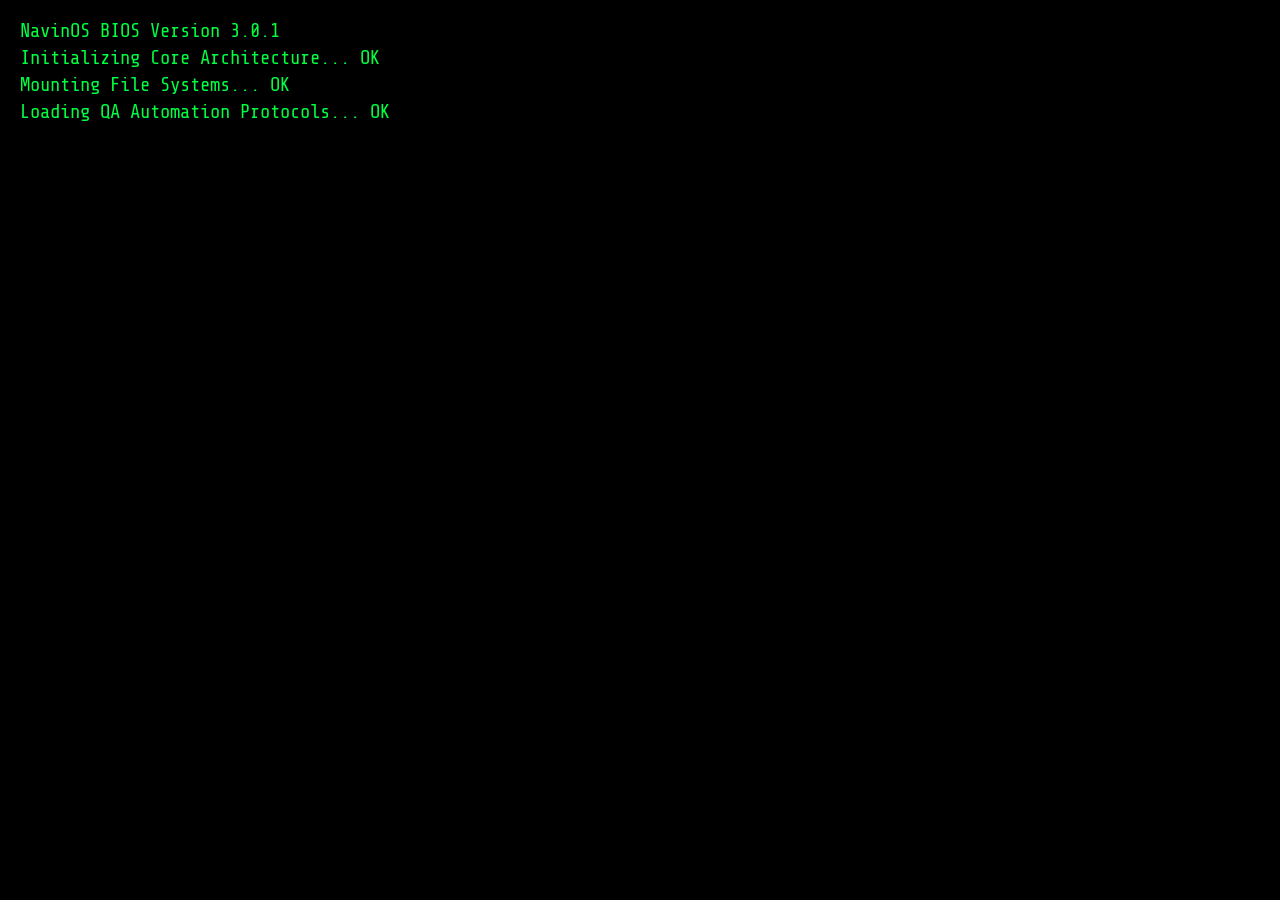
<file: linux.html>
<!DOCTYPE html>
<html lang="en">
<head>
    <meta charset="UTF-8">
    <meta name="viewport" content="width=device-width, initial-scale=1.0">
    <title>NavinOS | Terminal & Desktop Environment</title>
    <style>
        @import url('https://fonts.googleapis.com/css2?family=Share+Tech+Mono&family=Inter:wght@300;400;600&display=swap');

        * {
            margin: 0;
            padding: 0;
            box-sizing: border-box;
            user-select: none;
        }

        body, html {
            width: 100%; height: 100%;
            overflow: hidden;
            background-color: #050a15;
            font-family: 'Inter', sans-serif;
            color: #e2e8f0;
        }

        /* ----- BOOT SCREEN ----- */
        #boot-screen {
            position: fixed;
            top: 0; left: 0; width: 100%; height: 100%;
            background-color: #000;
            z-index: 99999;
            padding: 20px;
            font-family: 'Share Tech Mono', monospace;
            color: #00ff41;
            font-size: 1.2rem;
            display: flex;
            flex-direction: column;
        }
        .boot-line { margin-bottom: 5px; opacity: 0; }

        /* ----- DESKTOP ----- */
        #desktop {
            position: relative;
            width: 100%;
            height: calc(100% - 40px); /* Leave space for taskbar */
            background: radial-gradient(circle at center, #0f172a 0%, #020617 100%);
            background-image: 
                radial-gradient(circle at 15% 50%, rgba(0, 243, 255, 0.05), transparent 25%),
                radial-gradient(circle at 85% 30%, rgba(188, 19, 254, 0.05), transparent 25%);
            padding: 20px;
            display: flex;
            flex-direction: column;
            flex-wrap: wrap;
            align-content: flex-start;
            gap: 20px;
        }

        /* ----- DESKTOP ICONS ----- */
        .icon-box {
            width: 90px;
            text-align: center;
            cursor: pointer;
            border-radius: 8px;
            padding: 10px 5px;
            transition: background 0.2s;
        }
        .icon-box:hover { background: rgba(255, 255, 255, 0.1); }
        .icon { font-size: 3rem; margin-bottom: 5px; filter: drop-shadow(0 0 5px rgba(0,243,255,0.5)); }
        .icon-label {
            font-size: 0.85rem;
            color: #fff;
            text-shadow: 1px 1px 2px #000;
            font-weight: 600;
        }

        /* ----- TASKBAR ----- */
        #taskbar {
            position: fixed;
            bottom: 0; left: 0; width: 100%; height: 40px;
            background: rgba(15, 23, 42, 0.85);
            backdrop-filter: blur(10px);
            border-top: 1px solid rgba(0, 243, 255, 0.2);
            display: flex;
            justify-content: space-between;
            align-items: center;
            padding: 0 20px;
            z-index: 10000;
        }
        .start-btn {
            background: linear-gradient(90deg, #00f3ff, #bc13fe);
            -webkit-background-clip: text;
            -webkit-text-fill-color: transparent;
            font-weight: 900;
            font-size: 1.2rem;
            letter-spacing: 1px;
            font-family: 'Share Tech Mono', monospace;
        }
        .clock { font-family: 'Share Tech Mono', monospace; font-size: 1rem; color: #00f3ff; }

        /* ----- WINDOWS (Glassmorphism + Draggable) ----- */
        .os-window {
            position: absolute;
            top: 50px; left: 50px;
            width: 700px;
            max-width: 90vw;
            max-height: 80vh;
            background: rgba(15, 23, 42, 0.7);
            backdrop-filter: blur(20px);
            border: 1px solid rgba(0, 243, 255, 0.2);
            border-radius: 12px;
            display: none; /* Hidden by default */
            flex-direction: column;
            box-shadow: 0 20px 50px rgba(0,0,0,0.5), inset 0 0 0 1px rgba(255,255,255,0.05);
            overflow: hidden;
            z-index: 10;
        }

        .window-header {
            padding: 12px 15px;
            background: rgba(0, 0, 0, 0.4);
            border-bottom: 1px solid rgba(0, 243, 255, 0.2);
            display: flex;
            justify-content: space-between;
            align-items: center;
            cursor: grab;
        }
        .window-header:active { cursor: grabbing; }
        
        .window-title { font-family: 'Share Tech Mono', monospace; color: #00f3ff; font-size: 1rem; }
        
        .window-controls { display: flex; gap: 8px; }
        .control-btn {
            width: 14px; height: 14px; border-radius: 50%; cursor: pointer;
        }
        .btn-close { background: #ff5f56; }
        .btn-min { background: #ffbd2e; }
        .btn-max { background: #27c93f; }

        .window-content {
            padding: 20px;
            overflow-y: auto;
            flex-grow: 1;
            user-select: text;
        }

        /* Custom Scrollbar for windows */
        .window-content::-webkit-scrollbar { width: 8px; }
        .window-content::-webkit-scrollbar-track { background: rgba(0,0,0,0.2); }
        .window-content::-webkit-scrollbar-thumb { background: rgba(0, 243, 255, 0.3); border-radius: 4px; }
        .window-content::-webkit-scrollbar-thumb:hover { background: #00f3ff; }

        /* ----- CONTENT STYLING INSIDE WINDOWS ----- */
        h2 { color: #fff; margin-bottom: 15px; font-size: 1.8rem; border-bottom: 1px solid rgba(255,255,255,0.1); padding-bottom: 5px;}
        h3 { color: #bc13fe; margin-top: 20px; margin-bottom: 5px; font-size: 1.2rem; }
        .meta { font-family: 'Share Tech Mono', monospace; color: #00f3ff; font-size: 0.9rem; margin-bottom: 10px; }
        p { color: #cbd5e1; line-height: 1.6; margin-bottom: 15px; font-size: 0.95rem; }
        ul { margin-left: 20px; color: #cbd5e1; margin-bottom: 15px; }
        li { margin-bottom: 5px; }
        
        .tech-tag {
            display: inline-block; background: rgba(0, 243, 255, 0.1); border: 1px solid #00f3ff;
            color: #00f3ff; padding: 3px 10px; border-radius: 20px; font-size: 0.8rem; margin: 2px 5px 2px 0;
        }

        /* Terminal specific */
        #terminal-content { font-family: 'Share Tech Mono', monospace; color: #00ff41; font-size: 1rem; }
        .command { color: #00f3ff; }

        /* Contact links */
        a.contact-link {
            display: block; color: #fff; text-decoration: none; padding: 15px; 
            background: rgba(255,255,255,0.05); border: 1px solid rgba(255,255,255,0.1);
            margin-bottom: 10px; border-radius: 8px; transition: all 0.3s;
        }
        a.contact-link:hover { background: rgba(0, 243, 255, 0.1); border-color: #00f3ff; transform: translateX(5px); }

    </style>
</head>
<body>

    <div id="boot-screen">
        <div class="boot-line">NavinOS BIOS Version 3.0.1</div>
        <div class="boot-line">Initializing Core Architecture... OK</div>
        <div class="boot-line">Mounting File Systems... OK</div>
        <div class="boot-line">Loading QA Automation Protocols... OK</div>
        <div class="boot-line">Verifying 80-90% Manual Workload Reduction Module... VERIFIED</div>
        <div class="boot-line">Connecting to 3000+ Nodes... ESTABLISHED</div>
        <div class="boot-line">Decrypting User Profile: NAVIN MEGHVAL...</div>
        <div class="boot-line" style="color: #00f3ff; font-weight: bold; margin-top: 20px;">SYSTEM READY. BOOTING UI...</div>
    </div>

    <div id="desktop">
        
        <div class="icon-box" onclick="openWindow('win-terminal')">
            <div class="icon">💻</div>
            <div class="icon-label">Terminal.exe</div>
        </div>
        
        <div class="icon-box" onclick="openWindow('win-experience')">
            <div class="icon">💼</div>
            <div class="icon-label">Experience</div>
        </div>

        <div class="icon-box" onclick="openWindow('win-projects')">
            <div class="icon">🚀</div>
            <div class="icon-label">Projects</div>
        </div>

        <div class="icon-box" onclick="openWindow('win-skills')">
            <div class="icon">⚙️</div>
            <div class="icon-label">Skills.sys</div>
        </div>

        <div class="icon-box" onclick="openWindow('win-education')">
            <div class="icon">🎓</div>
            <div class="icon-label">Education</div>
        </div>

        <div class="icon-box" onclick="openWindow('win-contact')">
            <div class="icon">📞</div>
            <div class="icon-label">Contact</div>
        </div>
    </div>

    <div id="taskbar">
        <div class="start-btn">NAVIN_OS</div>
        <div class="clock" id="os-clock">00:00:00</div>
    </div>


    <div class="os-window" id="win-terminal" style="top: 40px; left: 60px;">
        <div class="window-header" onmousedown="dragWindow(event, 'win-terminal')">
            <div class="window-title">bash - root@navin-os:~</div>
            <div class="window-controls">
                <div class="control-btn btn-close" onclick="closeWindow('win-terminal')"></div>
            </div>
        </div>
        <div class="window-content" id="terminal-content">
            <span class="command">root@navin-os:~$</span> cat summary.txt<br><br>
            Navin Meghval - Quality Assurance Engineer & Full Stack Developer.<br><br>
            Results-driven Architect with proven expertise in automation, data validation, and real-time production systems.<br>
            > Eliminated complex manual workflows through end-to-end automation.<br>
            > Promoted to QA within 2 months of joining based on automation contributions.<br>
            > Reduced manual operations by 80-90% saving 6-8 hours daily.<br>
            > Successfully handled enterprise-level data for U.S.-based clients.<br><br>
            <span class="command">root@navin-os:~$</span> _
        </div>
    </div>

    <div class="os-window" id="win-experience" style="top: 80px; left: 100px; width: 800px;">
        <div class="window-header" onmousedown="dragWindow(event, 'win-experience')">
            <div class="window-title">C:\Users\Navin\Experience.log</div>
            <div class="window-controls">
                <div class="control-btn btn-close" onclick="closeWindow('win-experience')"></div>
            </div>
        </div>
        <div class="window-content">
            <h2>Execution Timeline</h2>

            <h3>Quality Assurance Engineer (Promoted)</h3>
            <div class="meta">Techrover Solutions Pvt Ltd (USA-based Client) | Jan 2026 – Present</div>
            <ul>
                <li>Promoted within 2 months from Support Executive due to outstanding performance and automation impact.</li>
                <li>Performed QA testing including rent roll validation, data verification, and bug reporting.</li>
                <li>Processed and validated data for 50–60 communities daily ensuring high accuracy.</li>
                <li>Built automation solutions reducing manual workload by approximately 80–90%.</li>
                <li>Ensured compliance and data integrity for U.S. clients.</li>
            </ul>

            <h3>Support Executive</h3>
            <div class="meta">Techrover Solutions Pvt Ltd | Nov 2025 – Dec 2025</div>
            <ul>
                <li>Selected through campus placement based on technical performance.</li>
                <li>Extracted, validated, and processed data from internal systems.</li>
                <li>Maintained high accuracy under strict deadlines.</li>
            </ul>

            <h3>Full Stack Developer Intern</h3>
            <div class="meta">eLeoRex Technologies (Canada-based) | Sep 2025 – Mar 2026</div>
            <ul>
                <li>Developed responsive web applications from Figma designs using HTML, CSS, JavaScript.</li>
                <li>Improved UI performance and optimized code for better user experience.</li>
            </ul>

            <h3>Pre-Press Content Checker</h3>
            <div class="meta">Sky Software | Jan 2025 – Feb 2025</div>
            <ul>
                <li>Ensured error-free content and high-quality outputs in publishing process.</li>
            </ul>

            <h3>Business & Startup Trainee</h3>
            <div class="meta">The Centre for Entrepreneurship Development | Oct 2023 – Nov 2023</div>
            <ul>
                <li>Learned startup fundamentals, financial planning, and pitching.</li>
                <li>Developed a business model with market and revenue analysis.</li>
            </ul>

            <h3>Backend Development Intern</h3>
            <div class="meta">Smart Computer Academy | Jul 2023 – Aug 2023</div>
            <ul>
                <li>Built backend functionality using PHP and handled data operations.</li>
            </ul>

            <h3>Frontend Intern</h3>
            <div class="meta">Brilliant Computer Education | Sep 2022 – Oct 2022</div>
            <ul>
                <li>Developed UI features using HTML, CSS, JavaScript.</li>
            </ul>
        </div>
    </div>

    <div class="os-window" id="win-projects" style="top: 120px; left: 140px; width: 850px;">
        <div class="window-header" onmousedown="dragWindow(event, 'win-projects')">
            <div class="window-title">/mnt/projects/executions.sh</div>
            <div class="window-controls">
                <div class="control-btn btn-close" onclick="closeWindow('win-projects')"></div>
            </div>
        </div>
        <div class="window-content">
            <h2>High-Impact Engineering Projects</h2>

            <h3>1. WhatsApp Business Automation System (Balaji Agency)</h3>
            <p>Designed and implemented a large-scale WhatsApp automation system handling communication workflows for operations.</p>
            <ul>
                <li>Automated message responses, order handling, and routing logic for <strong>3000+ distributors</strong>.</li>
                <li>Eliminated the need for large manual support teams and improved response time significantly.</li>
            </ul>
            <span class="tech-tag">Python</span> <span class="tech-tag">API</span> <span class="tech-tag">System Architecture</span>

            <h3>2. Secure Bank Statement Automation (Chase Bank)</h3>
            <p>Developed a highly secure automation solution to retrieve bank statements from protected banking portals.</p>
            <ul>
                <li>Implemented browser-based bookmark/script logic for repeated execution.</li>
                <li>Handled sensitive workflow with 100% accuracy and reliability.</li>
            </ul>
            <span class="tech-tag">Web Scraping</span> <span class="tech-tag">Data Security</span>

            <h3>3. End-to-End CSV Data Processing Automation</h3>
            <p>Automated the complete pipeline workflow: <strong>Login → Download → Process → Upload</strong>.</p>
            <ul>
                <li>Implemented condition-based data transformation logic.</li>
                <li>Eliminated massive dependency on manual multi-step operations.</li>
            </ul>
            <span class="tech-tag">Data Validation</span> <span class="tech-tag">CSV Scripts</span>

            <h3>4. Bulk Invoice Posting Automation</h3>
            <p>Automated the posting of thousands of invoices using Excel-based templates.</p>
            <ul>
                <li>Built system to generate real-time execution logs (Success / Failed / No Data).</li>
                <li>Minimized human errors significantly in financial postings.</li>
            </ul>
            <span class="tech-tag">Excel Macros</span> <span class="tech-tag">Data Parsing</span>

            <h3>5. Automated Email System using VBA</h3>
            <p>Built Excel VBA automation to automatically generate and send emails with attachments.</p>
            <ul>
                <li>Eliminated daily manual email creation and improved tracking accuracy.</li>
            </ul>
            <span class="tech-tag">VBA</span> <span class="tech-tag">Workflow Automation</span>

            <h3>6. Multi-Website Report Automation Bot</h3>
            <p>Automated login and report downloads from multiple distinct web platforms.</p>
            <ul>
                <li>Replaced a complex manual process with a single-click execution workflow.</li>
            </ul>
            <span class="tech-tag">Bot Architecture</span>

            <h3>7. JS Games Platform (Live Project)</h3>
            <p>Developed interactive web games utilizing complex Data Structures logic.</p>
            <ul>
                <li>Live Link: <a href="https://jsgames-web.netlify.app/" target="_blank" style="color: #00f3ff;">https://jsgames-web.netlify.app/</a></li>
                <li>Implemented dynamic UI using HTML5 Canvas and synchronized data via Firebase.</li>
            </ul>
            <span class="tech-tag">JavaScript</span> <span class="tech-tag">Firebase</span> <span class="tech-tag">Canvas</span>
        </div>
    </div>

    <div class="os-window" id="win-skills" style="top: 160px; left: 180px;">
        <div class="window-header" onmousedown="dragWindow(event, 'win-skills')">
            <div class="window-title">system_specs.cfg</div>
            <div class="window-controls">
                <div class="control-btn btn-close" onclick="closeWindow('win-skills')"></div>
            </div>
        </div>
        <div class="window-content">
            <h2>Technical Arsenal</h2>
            
            <h3>Languages</h3>
            <p>Python, JavaScript, VBA (Excel Automation), C, C++, Java, PHP.</p>

            <h3>Automation & QA</h3>
            <p>Process Automation, Manual Testing, Bug Tracking, Data Validation, Web Scraping.</p>

            <h3>Web Tech</h3>
            <p>HTML5, CSS3, Bootstrap, Firebase.</p>

            <h3>Core CS</h3>
            <p>Data Structures & Algorithms (DSA), OOP, DBMS, Computer Networking, Operating Systems.</p>

            <h3>Tools</h3>
            <p>Excel Automation, CSV Processing, Workflow Optimization.</p>
        </div>
    </div>

    <div class="os-window" id="win-education" style="top: 200px; left: 220px;">
        <div class="window-header" onmousedown="dragWindow(event, 'win-education')">
            <div class="window-title">Academic_Records.dat</div>
            <div class="window-controls">
                <div class="control-btn btn-close" onclick="closeWindow('win-education')"></div>
            </div>
        </div>
        <div class="window-content">
            <h2>Academic Credentials</h2>

            <h3>Bachelor of Technology (Computer Science Engineering)</h3>
            <div class="meta">Dr. Subhash University, Junagadh | 2024 - Present</div>
            <p style="font-size: 1.2rem; color: #fff;">✅ CGPA: <strong>8.5</strong></p>

            <hr style="border:0; border-top: 1px solid rgba(255,255,255,0.1); margin: 20px 0;">

            <h3>Diploma in Computer Engineering</h3>
            <div class="meta">GTU / AICT, Gondal | Completed 2024</div>
            <p style="font-size: 1.2rem; color: #fff;">✅ CGPA: <strong>9.27</strong></p>
            <p style="color: #bc13fe; font-weight: bold;">🏆 ACHIEVED 10 SPI (Topper of GTU in 3rd Semester)</p>
        </div>
    </div>

    <div class="os-window" id="win-contact" style="top: 240px; left: 260px; width: 400px;">
        <div class="window-header" onmousedown="dragWindow(event, 'win-contact')">
            <div class="window-title">establish_connection.exe</div>
            <div class="window-controls">
                <div class="control-btn btn-close" onclick="closeWindow('win-contact')"></div>
            </div>
        </div>
        <div class="window-content">
            <h2>Comm Link</h2>
            <p>Direct system integration available. Click below to establish connection.</p>
            
            <a href="mailto:navinmeghval@gmail.com" class="contact-link">
                <strong>📧 EMAIL:</strong><br>navinmeghval@gmail.com
            </a>
            
            <a href="tel:+919429801795" class="contact-link">
                <strong>📞 PHONE / VOICE:</strong><br>+91-9429801795
            </a>
            
            <a href="https://www.google.com/maps/search/?api=1&query=Gujarat,+India" target="_blank" class="contact-link">
                <strong>📍 LOCATION:</strong><br>Gujarat, India (Open Maps)
            </a>
        </div>
    </div>

    <script>
        // 1. BOOT SEQUENCE LOGIC
        const bootLines = document.querySelectorAll('.boot-line');
        let delay = 0;
        
        bootLines.forEach((line, index) => {
            setTimeout(() => {
                line.style.opacity = '1';
            }, delay);
            delay += 400; // 400ms per line
        });

        setTimeout(() => {
            document.getElementById('boot-screen').style.display = 'none';
            // Auto open Terminal on boot
            openWindow('win-terminal');
        }, delay + 800);

        // 2. CLOCK
        setInterval(() => {
            const now = new Date();
            document.getElementById('os-clock').innerText = now.toLocaleTimeString('en-US', { hour12: false });
        }, 1000);

        // 3. WINDOW MANAGEMENT (Z-INDEX)
        let highestZ = 10;

        function openWindow(id) {
            const win = document.getElementById(id);
            win.style.display = 'flex';
            bringToFront(win);
        }

        function closeWindow(id) {
            document.getElementById(id).style.display = 'none';
        }

        function bringToFront(element) {
            highestZ++;
            element.style.zIndex = highestZ;
        }

        // Add mousedown listener to all windows to bring them to front
        document.querySelectorAll('.os-window').forEach(win => {
            win.addEventListener('mousedown', () => bringToFront(win));
        });

        // 4. DRAGGABLE WINDOWS LOGIC
        function dragWindow(e, windowId) {
            e.preventDefault();
            const win = document.getElementById(windowId);
            bringToFront(win);
            
            let pos1 = 0, pos2 = 0, pos3 = e.clientX, pos4 = e.clientY;

            function elementDrag(e2) {
                e2.preventDefault();
                pos1 = pos3 - e2.clientX;
                pos2 = pos4 - e2.clientY;
                pos3 = e2.clientX;
                pos4 = e2.clientY;
                win.style.top = (win.offsetTop - pos2) + "px";
                win.style.left = (win.offsetLeft - pos1) + "px";
            }

            function closeDragElement() {
                document.onmouseup = null;
                document.onmousemove = null;
            }

            document.onmouseup = closeDragElement;
            document.onmousemove = elementDrag;
        }
    </script>
</body>
</html>
</file>
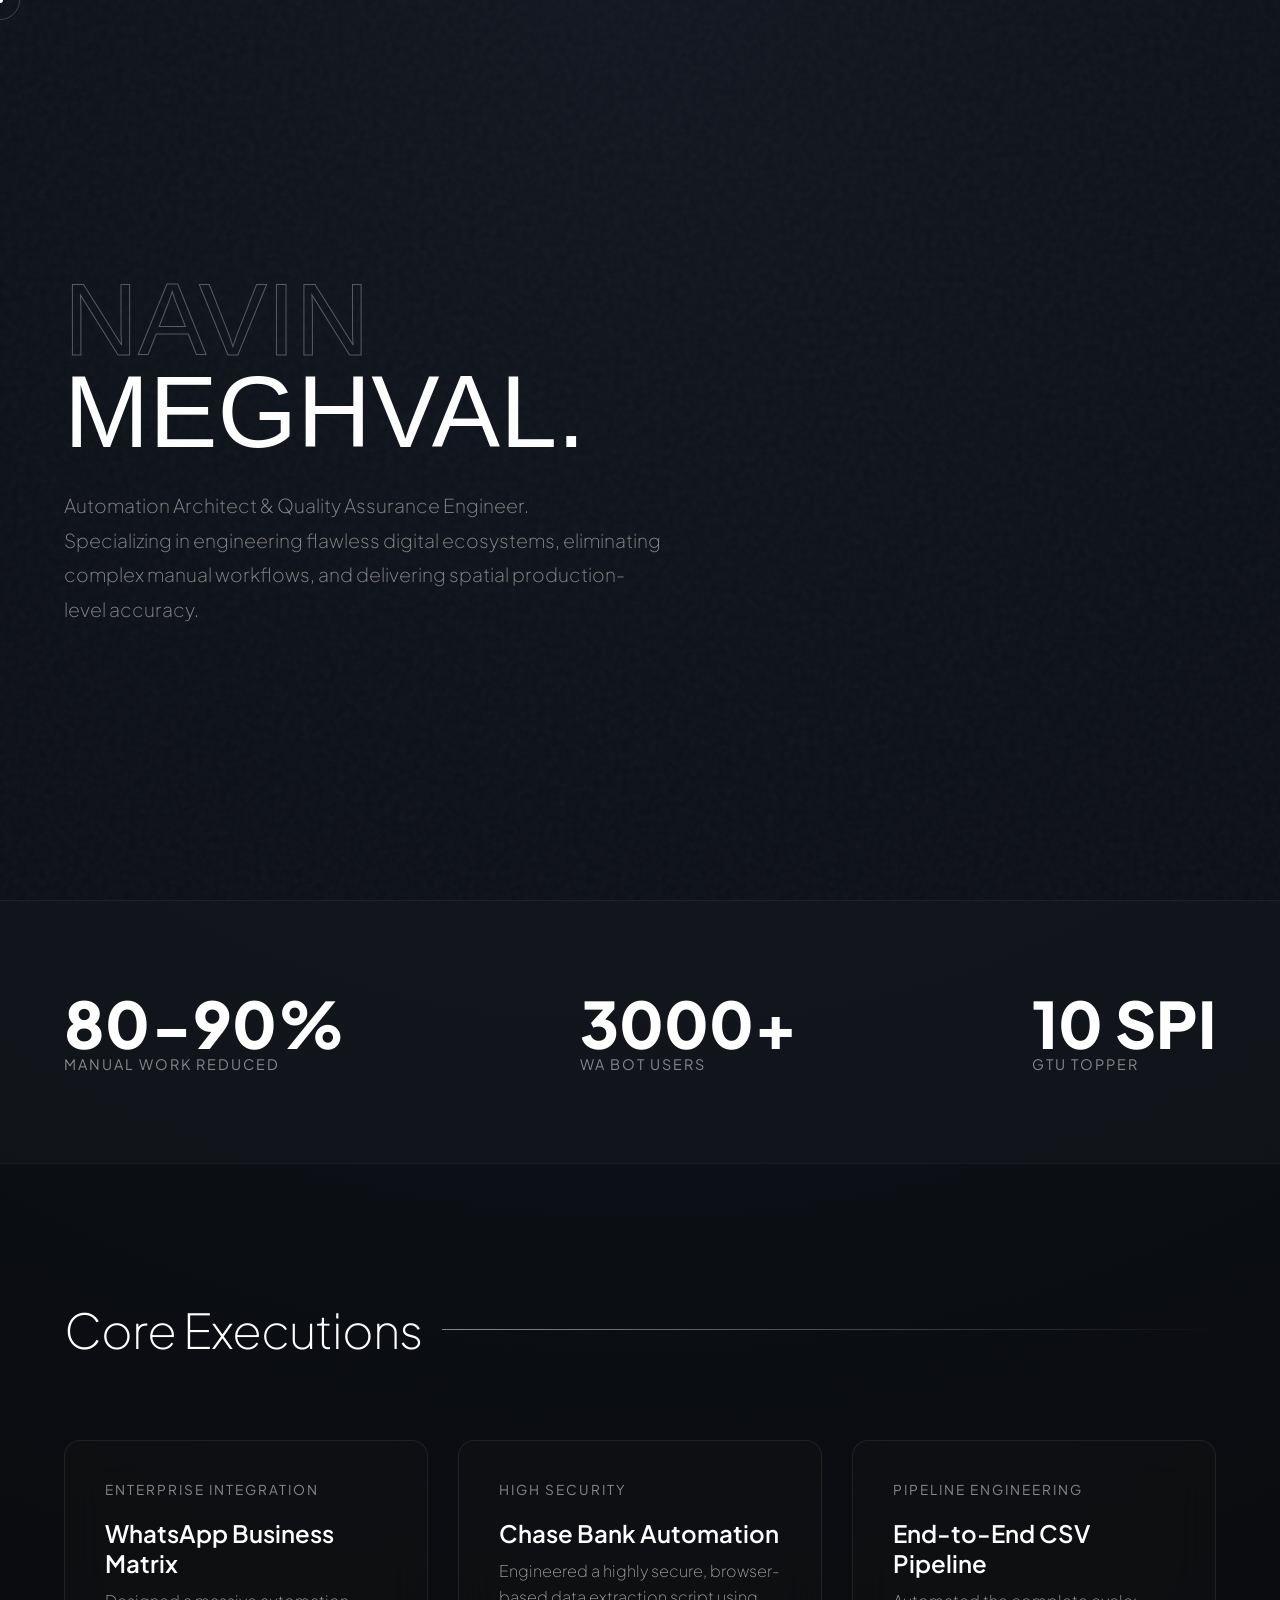
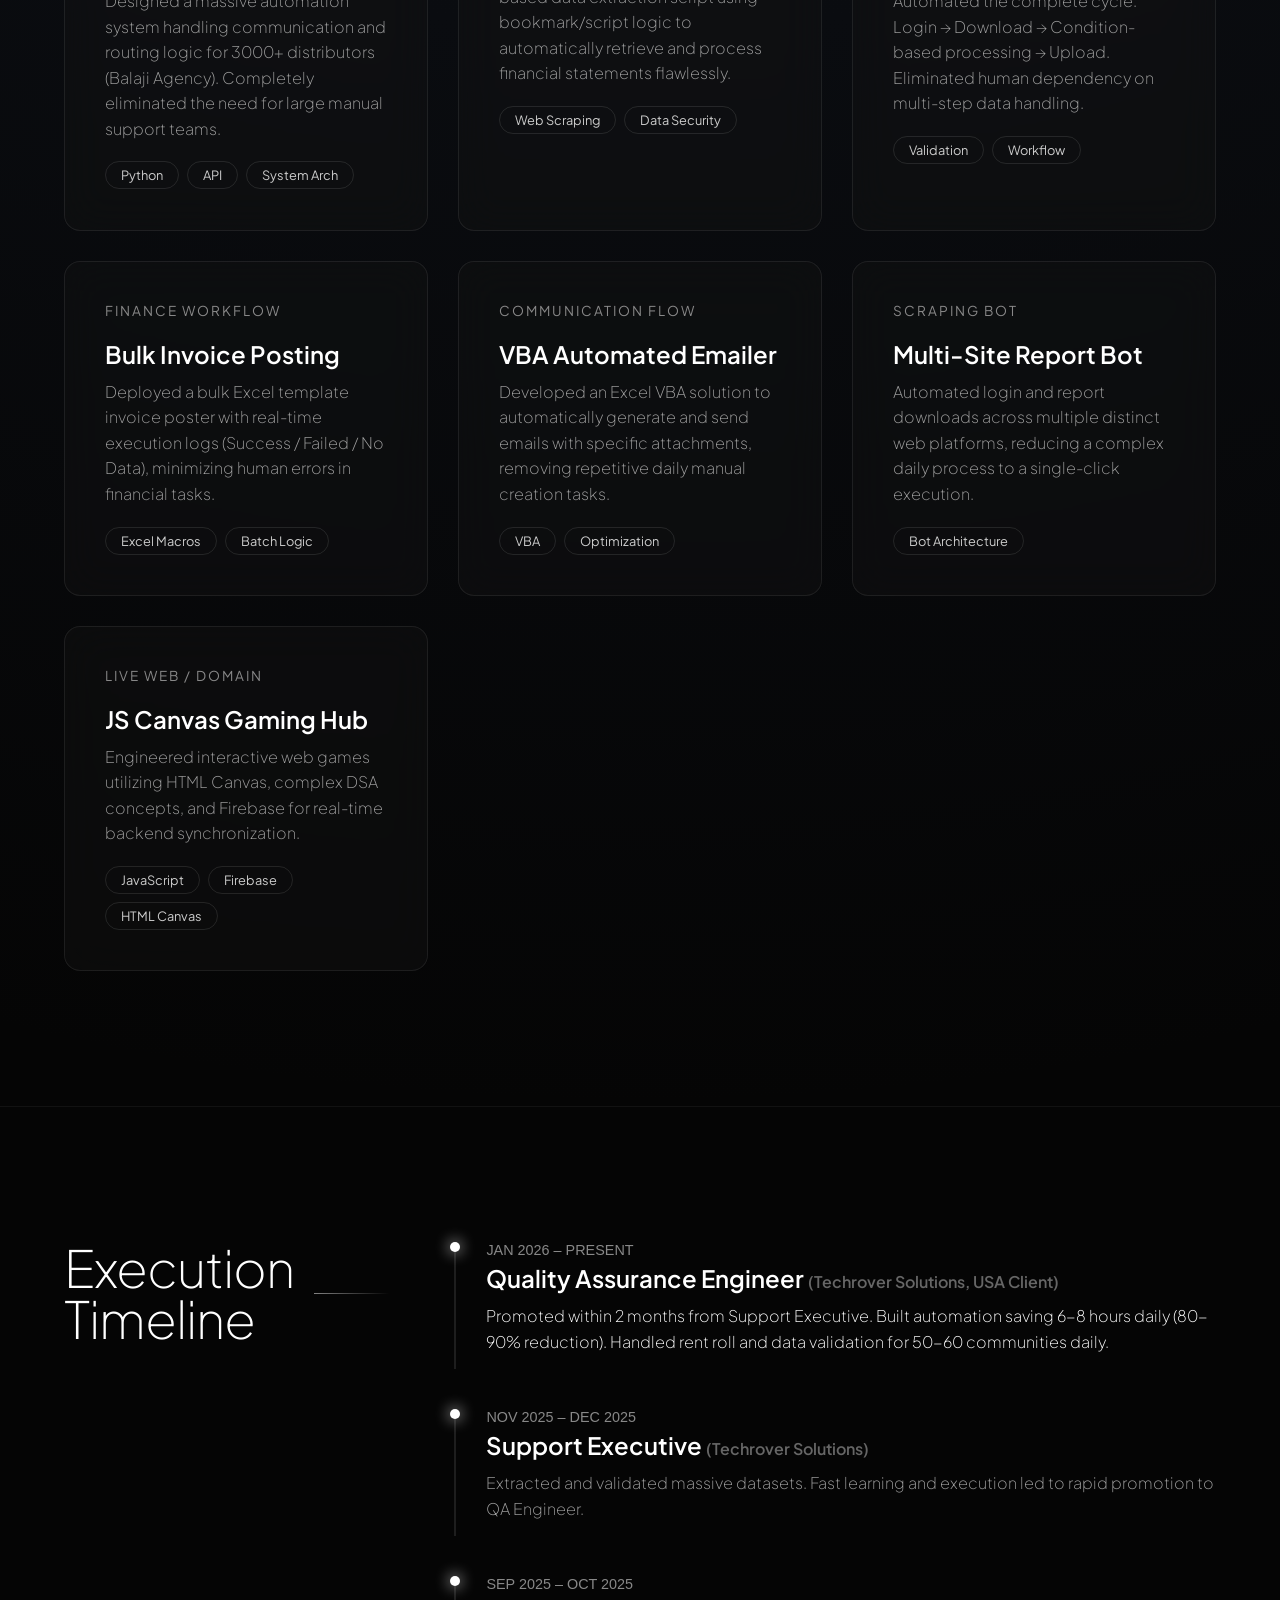
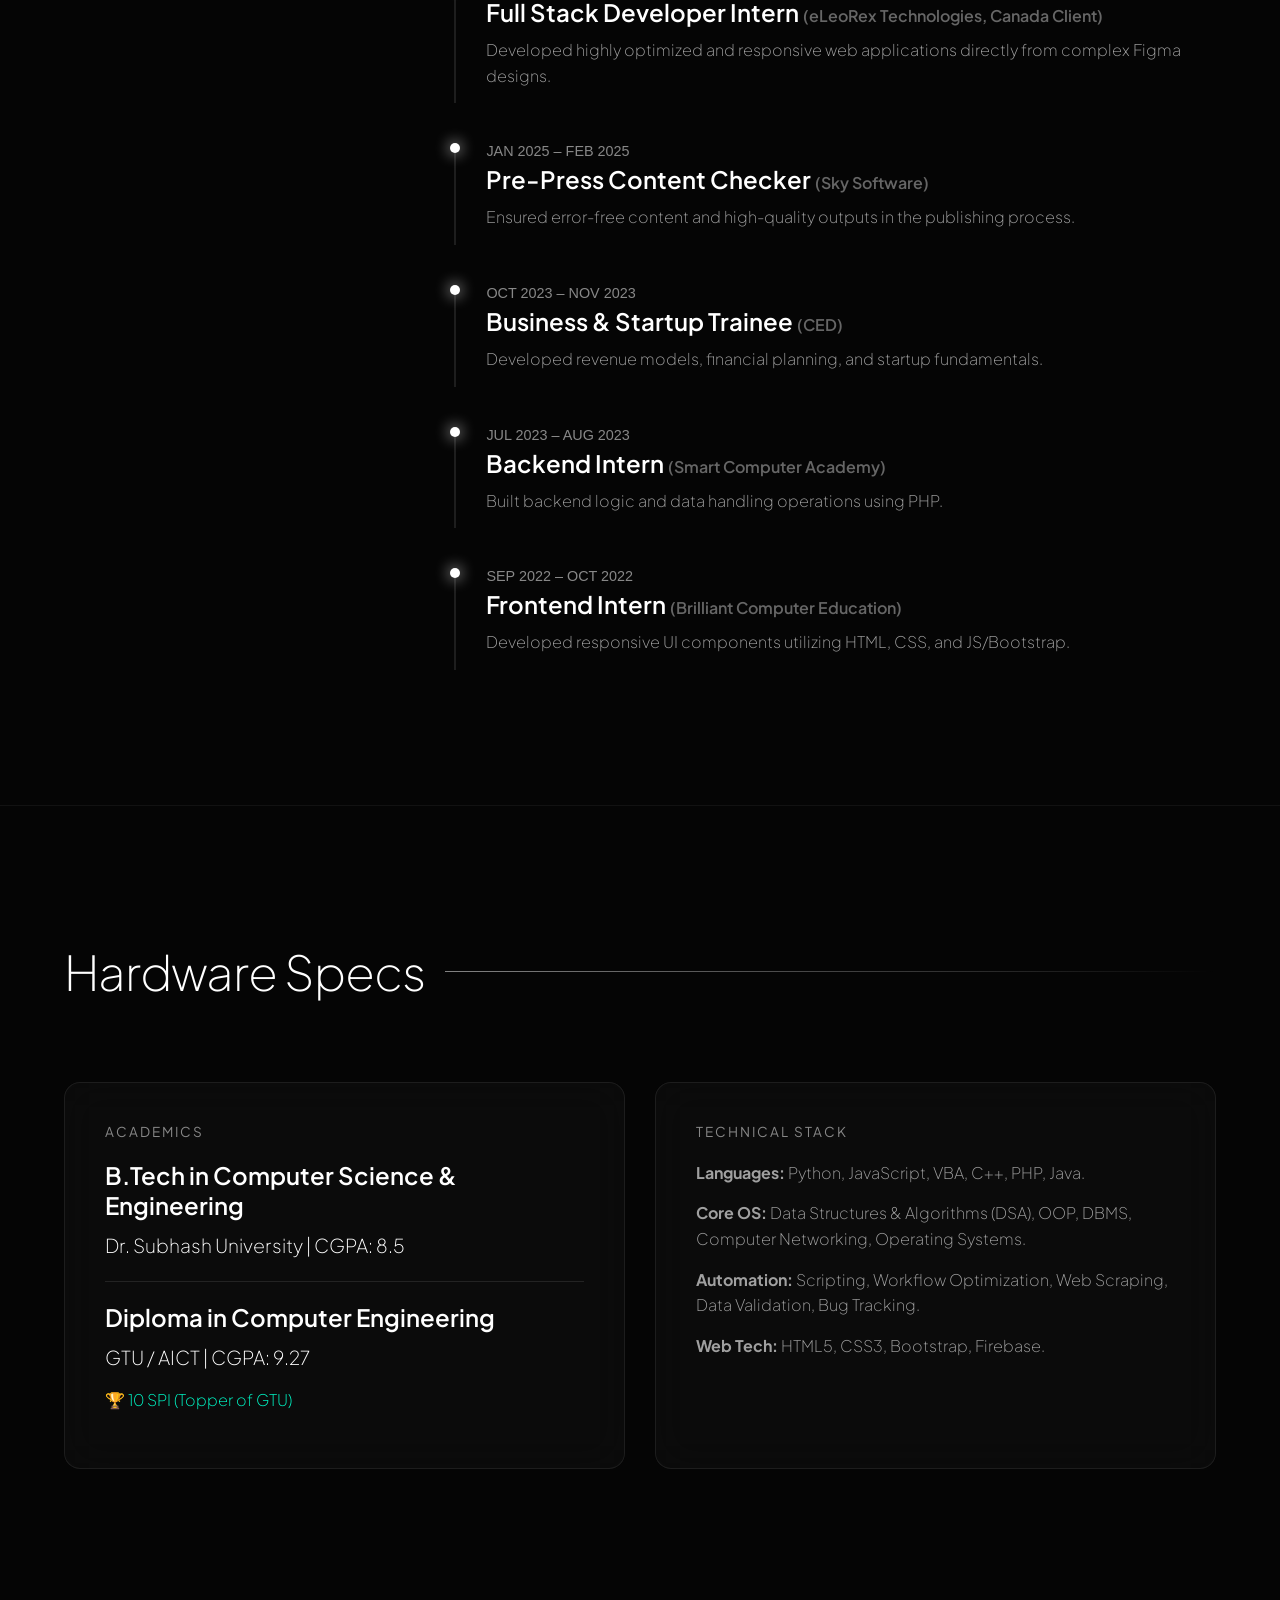
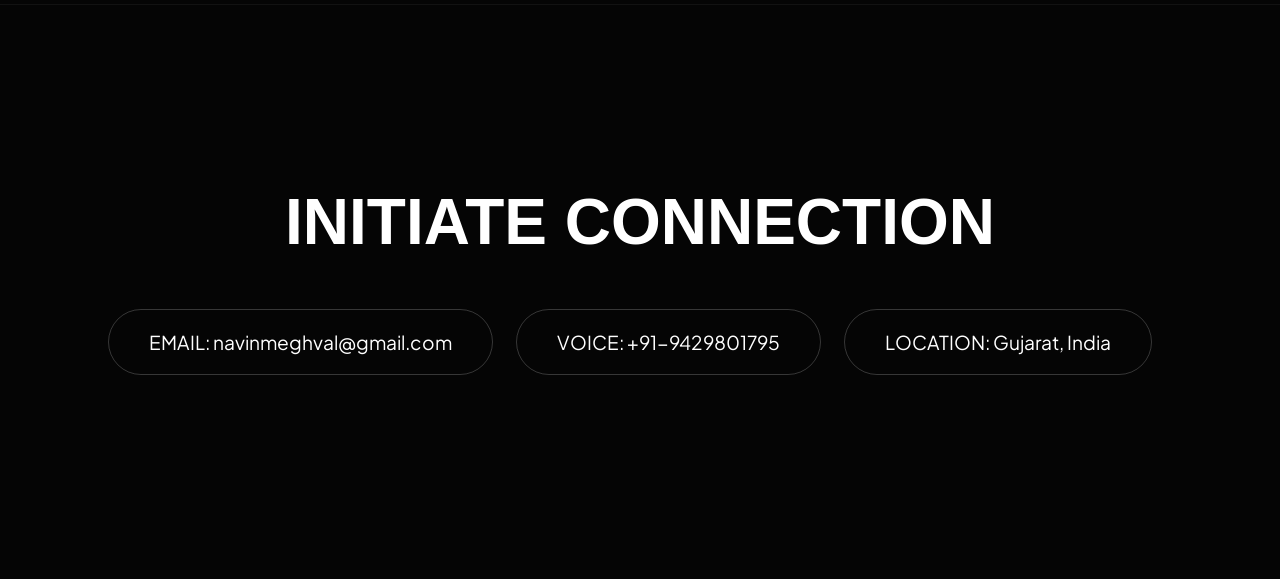
<file: simple.html>
<!DOCTYPE html>
<html lang="en">
<head>
    <meta charset="UTF-8">
    <meta name="viewport" content="width=device-width, initial-scale=1.0">
    <title>Navin Meghval | The Spatial Experience</title>
    <link href="https://fonts.googleapis.com/css2?family=Plus+Jakarta+Sans:wght@200;400;600;800&family=Syncopate:wght@700&display=swap" rel="stylesheet">
    <style>
        :root {
            --bg-color: #050505;
            --text-main: #ffffff;
            --text-muted: #888888;
            --card-bg: rgba(20, 20, 20, 0.4);
            --card-border: rgba(255, 255, 255, 0.08);
            --accent: #ffffff;
        }

        * {
            margin: 0; padding: 0; box-sizing: border-box; cursor: none;
        }

        body {
            font-family: 'Plus Jakarta Sans', sans-serif;
            background-color: var(--bg-color);
            color: var(--text-main);
            overflow-x: hidden;
            background-image: radial-gradient(circle at 50% 0%, rgba(30, 40, 60, 0.5), transparent 50%);
        }

        /* --- PREMIUM NOISE TEXTURE --- */
        .noise-overlay {
            position: fixed; top: 0; left: 0; width: 100vw; height: 100vh;
            pointer-events: none; z-index: 9999; opacity: 0.04;
            background-image: url("data:image/svg+xml,%3Csvg viewBox='0 0 200 200' xmlns='http://www.w3.org/2000/svg'%3E%3Cfilter id='noiseFilter'%3E%3CfeTurbulence type='fractalNoise' baseFrequency='0.65' numOctaves='3' stitchTiles='stitch'/%3E%3C/filter%3E%3Crect width='100%25' height='100%25' filter='url(%23noiseFilter)'/%3E%3C/svg%3E");
        }

        /* --- CUSTOM SMOOTH CURSOR --- */
        .cursor-dot, .cursor-glow {
            position: fixed; top: 0; left: 0; border-radius: 50%;
            pointer-events: none; transform: translate(-50%, -50%); z-index: 10000;
        }
        .cursor-dot { width: 6px; height: 6px; background: #fff; transition: width 0.2s, height 0.2s; }
        .cursor-glow { width: 40px; height: 40px; border: 1px solid rgba(255,255,255,0.2); transition: width 0.3s, height 0.3s, background 0.3s; }

        /* --- TYPOGRAPHY --- */
        .sync-text { font-family: 'Syncopate', sans-serif; text-transform: uppercase; }
        
        .hero { min-height: 100vh; display: flex; flex-direction: column; justify-content: center; padding: 0 5vw; position: relative; }
        
        .title-outline {
            font-size: 8vw; line-height: 0.9; color: transparent;
            -webkit-text-stroke: 1px rgba(255, 255, 255, 0.3);
            position: relative; transition: all 0.5s ease;
        }
        .title-outline:hover { color: #fff; -webkit-text-stroke: 0px; text-shadow: 0 0 40px rgba(255,255,255,0.4); }
        .title-solid { font-size: 8vw; line-height: 0.9; color: #fff; }

        .hero-desc { font-size: 1.2rem; color: var(--text-muted); max-width: 600px; margin-top: 30px; font-weight: 200; line-height: 1.8; }

        /* --- LAYOUT --- */
        .section-container { padding: 15vh 5vw; border-top: 1px solid rgba(255,255,255,0.05); }
        .section-title { font-size: 3rem; margin-bottom: 5rem; font-weight: 200; letter-spacing: -1px; display: flex; align-items: center; gap: 20px;}
        .section-title::after { content: ''; height: 1px; background: linear-gradient(90deg, rgba(255,255,255,0.5), transparent); flex-grow: 1; }

        /* --- DYNAMIC SPOTLIGHT CARDS --- */
        .grid-layout { display: grid; grid-template-columns: repeat(auto-fit, minmax(350px, 1fr)); gap: 30px; }

        .spotlight-card {
            background: var(--card-bg);
            border: 1px solid var(--card-border);
            border-radius: 16px;
            padding: 40px;
            position: relative;
            overflow: hidden;
            backdrop-filter: blur(20px);
            transition: transform 0.5s cubic-bezier(0.16, 1, 0.3, 1);
        }

        /* The Spotlight Magic */
        .spotlight-card::before {
            content: "";
            position: absolute;
            top: 0; left: 0; right: 0; bottom: 0;
            background: radial-gradient(800px circle at var(--mouse-x) var(--mouse-y), rgba(255, 255, 255, 0.06), transparent 40%);
            z-index: 0; opacity: 0; transition: opacity 0.5s;
            pointer-events: none;
        }
        .spotlight-card:hover::before { opacity: 1; }
        .spotlight-card:hover { transform: translateY(-5px); border-color: rgba(255,255,255,0.2); }

        .card-content { position: relative; z-index: 1; }
        
        .card-title { font-size: 1.5rem; font-weight: 600; margin-bottom: 10px; color: #fff; }
        .card-meta { font-size: 0.85rem; color: var(--text-muted); text-transform: uppercase; letter-spacing: 2px; margin-bottom: 20px; display: block;}
        .card-text { font-size: 1rem; color: #a0a0a0; line-height: 1.6; font-weight: 200; margin-bottom: 15px;}
        
        .tag-wrap { display: flex; flex-wrap: wrap; gap: 8px; margin-top: 20px; }
        .tag { border: 1px solid rgba(255,255,255,0.1); padding: 5px 15px; border-radius: 50px; font-size: 0.8rem; color: #ccc; }

        /* --- STICKY TIMELINE (APPLE STYLE) --- */
        .sticky-wrapper { display: flex; align-items: flex-start; gap: 5vw; position: relative;}
        .sticky-left { position: sticky; top: 20vh; width: 30%; }
        .sticky-right { width: 70%; display: flex; flex-direction: column; gap: 40px; }

        .exp-row { border-left: 2px solid rgba(255,255,255,0.1); padding-left: 30px; position: relative; }
        .exp-row::before { content: ''; position: absolute; left: -6px; top: 0; width: 10px; height: 10px; border-radius: 50%; background: #fff; box-shadow: 0 0 15px #fff;}
        .exp-date { color: var(--text-muted); font-size: 0.9rem; margin-bottom: 5px; font-family: 'Syncopate', sans-serif;}

        /* --- BIG STATS --- */
        .stats-banner { display: flex; justify-content: space-between; padding: 10vh 5vw; background: rgba(255,255,255,0.02); border-top: 1px solid rgba(255,255,255,0.05); }
        .stat-item h2 { font-size: 5vw; font-weight: 800; color: #fff; line-height: 1;}
        .stat-item p { color: var(--text-muted); text-transform: uppercase; letter-spacing: 2px; font-size: 0.9rem;}

        /* --- CONTACT LINKS --- */
        .contact-btn {
            display: inline-block; padding: 20px 40px; border: 1px solid rgba(255,255,255,0.2);
            border-radius: 100px; color: #fff; text-decoration: none; font-size: 1.2rem;
            transition: all 0.4s ease; position: relative; overflow: hidden;
            margin-right: 20px; margin-bottom: 20px;
        }
        .contact-btn:hover { background: #fff; color: #000; }

        /* Anim Classes */
        .reveal { opacity: 0; transform: translateY(40px); transition: all 1s cubic-bezier(0.16, 1, 0.3, 1); }
        .reveal.active { opacity: 1; transform: translateY(0); }

        ::-webkit-scrollbar { width: 6px; }
        ::-webkit-scrollbar-track { background: #000; }
        ::-webkit-scrollbar-thumb { background: #444; border-radius: 10px; }
    </style>
</head>
<body>

    <div class="noise-overlay"></div>
    <div class="cursor-dot"></div>
    <div class="cursor-glow"></div>

    <section class="hero">
        <div class="sync-text title-outline hover-target">NAVIN</div>
        <div class="sync-text title-solid hover-target">MEGHVAL.</div>
        <p class="hero-desc reveal active">
            Automation Architect & Quality Assurance Engineer.<br>
            Specializing in engineering flawless digital ecosystems, eliminating complex manual workflows, and delivering spatial production-level accuracy.
        </p>
    </section>

    <section class="stats-banner reveal">
        <div class="stat-item"><h2>80-90%</h2><p>Manual Work Reduced</p></div>
        <div class="stat-item"><h2>3000+</h2><p>WA Bot Users</p></div>
        <div class="stat-item"><h2>10 SPI</h2><p>GTU Topper</p></div>
    </section>

    <section class="section-container">
        <h2 class="section-title reveal">Core Executions</h2>
        <div class="grid-layout">
            
            <div class="spotlight-card hover-target reveal">
                <div class="card-content">
                    <span class="card-meta">Enterprise Integration</span>
                    <h3 class="card-title">WhatsApp Business Matrix</h3>
                    <p class="card-text">Designed a massive automation system handling communication and routing logic for 3000+ distributors (Balaji Agency). Completely eliminated the need for large manual support teams.</p>
                    <div class="tag-wrap"><span class="tag">Python</span><span class="tag">API</span><span class="tag">System Arch</span></div>
                </div>
            </div>

            <div class="spotlight-card hover-target reveal">
                <div class="card-content">
                    <span class="card-meta">High Security</span>
                    <h3 class="card-title">Chase Bank Automation</h3>
                    <p class="card-text">Engineered a highly secure, browser-based data extraction script using bookmark/script logic to automatically retrieve and process financial statements flawlessly.</p>
                    <div class="tag-wrap"><span class="tag">Web Scraping</span><span class="tag">Data Security</span></div>
                </div>
            </div>

            <div class="spotlight-card hover-target reveal">
                <div class="card-content">
                    <span class="card-meta">Pipeline Engineering</span>
                    <h3 class="card-title">End-to-End CSV Pipeline</h3>
                    <p class="card-text">Automated the complete cycle: Login → Download → Condition-based processing → Upload. Eliminated human dependency on multi-step data handling.</p>
                    <div class="tag-wrap"><span class="tag">Validation</span><span class="tag">Workflow</span></div>
                </div>
            </div>

            <div class="spotlight-card hover-target reveal">
                <div class="card-content">
                    <span class="card-meta">Finance Workflow</span>
                    <h3 class="card-title">Bulk Invoice Posting</h3>
                    <p class="card-text">Deployed a bulk Excel template invoice poster with real-time execution logs (Success / Failed / No Data), minimizing human errors in financial tasks.</p>
                    <div class="tag-wrap"><span class="tag">Excel Macros</span><span class="tag">Batch Logic</span></div>
                </div>
            </div>

            <div class="spotlight-card hover-target reveal">
                <div class="card-content">
                    <span class="card-meta">Communication Flow</span>
                    <h3 class="card-title">VBA Automated Emailer</h3>
                    <p class="card-text">Developed an Excel VBA solution to automatically generate and send emails with specific attachments, removing repetitive daily manual creation tasks.</p>
                    <div class="tag-wrap"><span class="tag">VBA</span><span class="tag">Optimization</span></div>
                </div>
            </div>

            <div class="spotlight-card hover-target reveal">
                <div class="card-content">
                    <span class="card-meta">Scraping Bot</span>
                    <h3 class="card-title">Multi-Site Report Bot</h3>
                    <p class="card-text">Automated login and report downloads across multiple distinct web platforms, reducing a complex daily process to a single-click execution.</p>
                    <div class="tag-wrap"><span class="tag">Bot Architecture</span></div>
                </div>
            </div>

            <div class="spotlight-card hover-target reveal">
                <div class="card-content">
                    <span class="card-meta">Live Web / DOMAIN</span>
                    <h3 class="card-title">JS Canvas Gaming Hub</h3>
                    <p class="card-text">Engineered interactive web games utilizing HTML Canvas, complex DSA concepts, and Firebase for real-time backend synchronization.</p>
                    <div class="tag-wrap"><span class="tag">JavaScript</span><span class="tag">Firebase</span><span class="tag">HTML Canvas</span></div>
                </div>
            </div>

        </div>
    </section>

    <section class="section-container">
        <div class="sticky-wrapper">
            <div class="sticky-left reveal">
                <h2 class="section-title" style="margin-bottom: 0; font-size: 4vw; line-height: 1;">Execution<br>Timeline</h2>
            </div>
            <div class="sticky-right">
                
                <div class="exp-row reveal hover-target">
                    <div class="exp-date">JAN 2026 – PRESENT</div>
                    <h3 class="card-title">Quality Assurance Engineer <span style="color:#666; font-size:1rem;">(Techrover Solutions, USA Client)</span></h3>
                    <p class="card-text" style="color: #fff;">Promoted within 2 months from Support Executive. Built automation saving 6-8 hours daily (80-90% reduction). Handled rent roll and data validation for 50-60 communities daily.</p>
                </div>

                <div class="exp-row reveal hover-target">
                    <div class="exp-date">NOV 2025 – DEC 2025</div>
                    <h3 class="card-title">Support Executive <span style="color:#666; font-size:1rem;">(Techrover Solutions)</span></h3>
                    <p class="card-text">Extracted and validated massive datasets. Fast learning and execution led to rapid promotion to QA Engineer.</p>
                </div>

                <div class="exp-row reveal hover-target">
                    <div class="exp-date">SEP 2025 – OCT 2025</div>
                    <h3 class="card-title">Full Stack Developer Intern <span style="color:#666; font-size:1rem;">(eLeoRex Technologies, Canada Client)</span></h3>
                    <p class="card-text">Developed highly optimized and responsive web applications directly from complex Figma designs.</p>
                </div>

                <div class="exp-row reveal hover-target">
                    <div class="exp-date">JAN 2025 – FEB 2025</div>
                    <h3 class="card-title">Pre-Press Content Checker <span style="color:#666; font-size:1rem;">(Sky Software)</span></h3>
                    <p class="card-text">Ensured error-free content and high-quality outputs in the publishing process.</p>
                </div>

                <div class="exp-row reveal hover-target">
                    <div class="exp-date">OCT 2023 – NOV 2023</div>
                    <h3 class="card-title">Business & Startup Trainee <span style="color:#666; font-size:1rem;">(CED)</span></h3>
                    <p class="card-text">Developed revenue models, financial planning, and startup fundamentals.</p>
                </div>

                <div class="exp-row reveal hover-target">
                    <div class="exp-date">JUL 2023 – AUG 2023</div>
                    <h3 class="card-title">Backend Intern <span style="color:#666; font-size:1rem;">(Smart Computer Academy)</span></h3>
                    <p class="card-text">Built backend logic and data handling operations using PHP.</p>
                </div>

                <div class="exp-row reveal hover-target">
                    <div class="exp-date">SEP 2022 – OCT 2022</div>
                    <h3 class="card-title">Frontend Intern <span style="color:#666; font-size:1rem;">(Brilliant Computer Education)</span></h3>
                    <p class="card-text">Developed responsive UI components utilizing HTML, CSS, and JS/Bootstrap.</p>
                </div>

            </div>
        </div>
    </section>

    <section class="section-container">
        <h2 class="section-title reveal">Hardware Specs</h2>
        <div class="grid-layout">
            <div class="spotlight-card hover-target reveal">
                <div class="card-content">
                    <span class="card-meta">Academics</span>
                    <h3 class="card-title">B.Tech in Computer Science & Engineering</h3>
                    <p class="card-text" style="color: #fff; font-size: 1.2rem;">Dr. Subhash University | CGPA: 8.5</p>
                    <hr style="border:none; border-top: 1px solid rgba(255,255,255,0.1); margin: 20px 0;">
                    <h3 class="card-title">Diploma in Computer Engineering</h3>
                    <p class="card-text" style="color: #fff; font-size: 1.2rem;">GTU / AICT | CGPA: 9.27</p>
                    <p class="card-text" style="color: #00ffcc;">🏆 10 SPI (Topper of GTU)</p>
                </div>
            </div>
            
            <div class="spotlight-card hover-target reveal">
                <div class="card-content">
                    <span class="card-meta">Technical Stack</span>
                    <p class="card-text"><strong>Languages:</strong> Python, JavaScript, VBA, C++, PHP, Java.</p>
                    <p class="card-text"><strong>Core OS:</strong> Data Structures & Algorithms (DSA), OOP, DBMS, Computer Networking, Operating Systems.</p>
                    <p class="card-text"><strong>Automation:</strong> Scripting, Workflow Optimization, Web Scraping, Data Validation, Bug Tracking.</p>
                    <p class="card-text"><strong>Web Tech:</strong> HTML5, CSS3, Bootstrap, Firebase.</p>
                </div>
            </div>
        </div>
    </section>

    <section class="section-container" style="text-align: center; padding: 20vh 5vw;">
        <h2 class="sync-text reveal" style="font-size: 5vw; margin-bottom: 50px;">INITIATE CONNECTION</h2>
        <div class="reveal">
            <a href="mailto:navinmeghval@gmail.com" class="contact-btn hover-target">EMAIL: navinmeghval@gmail.com</a>
            <a href="tel:+919429801795" class="contact-btn hover-target">VOICE: +91-9429801795</a>
            <a href="https://www.google.com/maps/search/?api=1&query=Gujarat,+India" target="_blank" class="contact-btn hover-target">LOCATION: Gujarat, India</a>
        </div>
    </section>

    <script>
        // 1. DYNAMIC SPOTLIGHT HOVER EFFECT (The "Dang reh jaye" feature)
        document.getElementById("cards");
        const cards = document.querySelectorAll(".spotlight-card");
        
        cards.forEach(card => {
            card.addEventListener("mousemove", e => {
                const rect = card.getBoundingClientRect();
                const x = e.clientX - rect.left;
                const y = e.clientY - rect.top;
                card.style.setProperty("--mouse-x", `${x}px`);
                card.style.setProperty("--mouse-y", `${y}px`);
            });
        });

        // 2. CUSTOM SMOOTH CURSOR
        const dot = document.querySelector('.cursor-dot');
        const glow = document.querySelector('.cursor-glow');
        
        window.addEventListener('mousemove', (e) => {
            dot.style.left = `${e.clientX}px`;
            dot.style.top = `${e.clientY}px`;
            
            // Smooth trailing effect for the glow
            glow.animate({
                left: `${e.clientX}px`,
                top: `${e.clientY}px`
            }, { duration: 300, fill: "forwards" });
        });

        // Hover effect for links and important elements
        document.querySelectorAll('.hover-target').forEach(el => {
            el.addEventListener('mouseenter', () => {
                glow.style.width = '70px';
                glow.style.height = '70px';
                glow.style.background = 'rgba(255,255,255,0.05)';
                dot.style.transform = 'translate(-50%, -50%) scale(0)';
            });
            el.addEventListener('mouseleave', () => {
                glow.style.width = '40px';
                glow.style.height = '40px';
                glow.style.background = 'transparent';
                dot.style.transform = 'translate(-50%, -50%) scale(1)';
            });
        });

        // 3. SCROLL REVEAL OBSERVER
        const revealElements = document.querySelectorAll('.reveal');
        const revealObserver = new IntersectionObserver((entries, observer) => {
            entries.forEach(entry => {
                if(entry.isIntersecting) {
                    entry.target.classList.add('active');
                    observer.unobserve(entry.target);
                }
            });
        }, { threshold: 0.1, rootMargin: "0px 0px -50px 0px" });

        revealElements.forEach(el => revealObserver.observe(el));
    </script>
</body>
</html>
</file>
